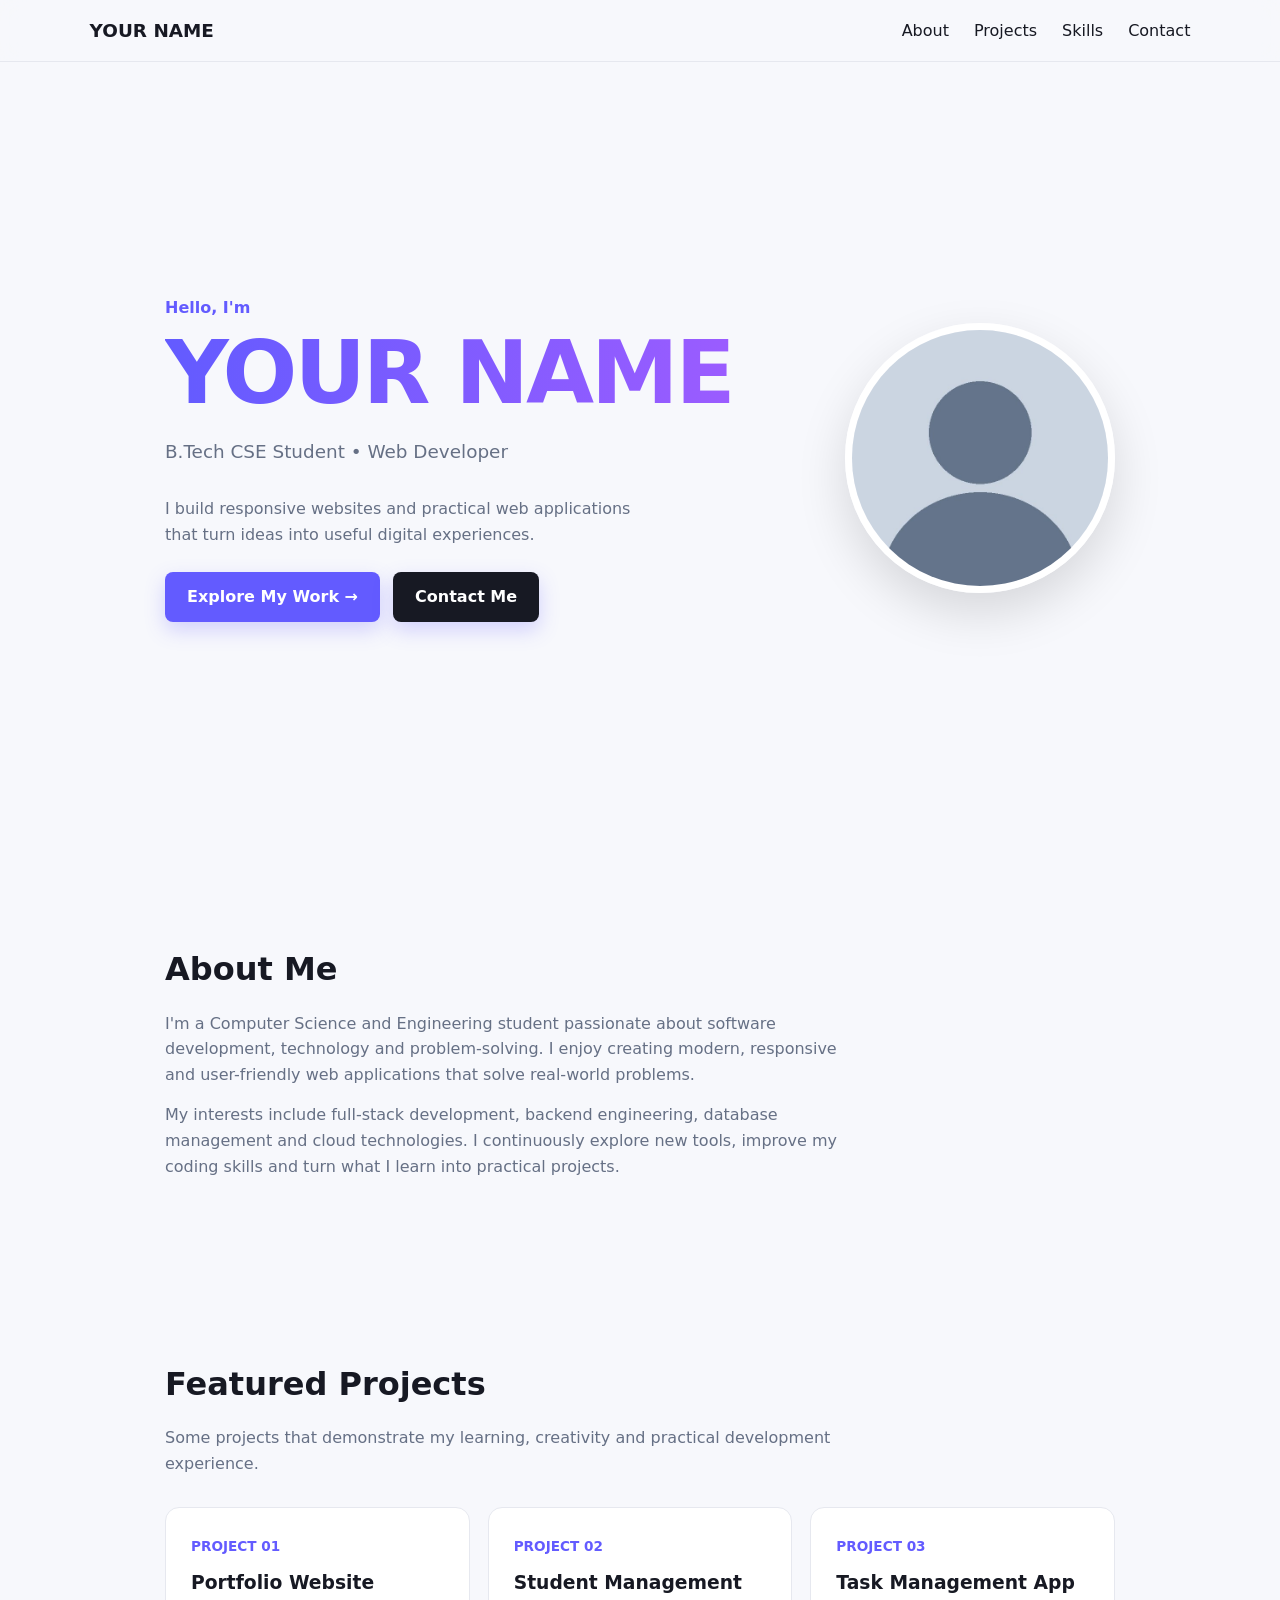
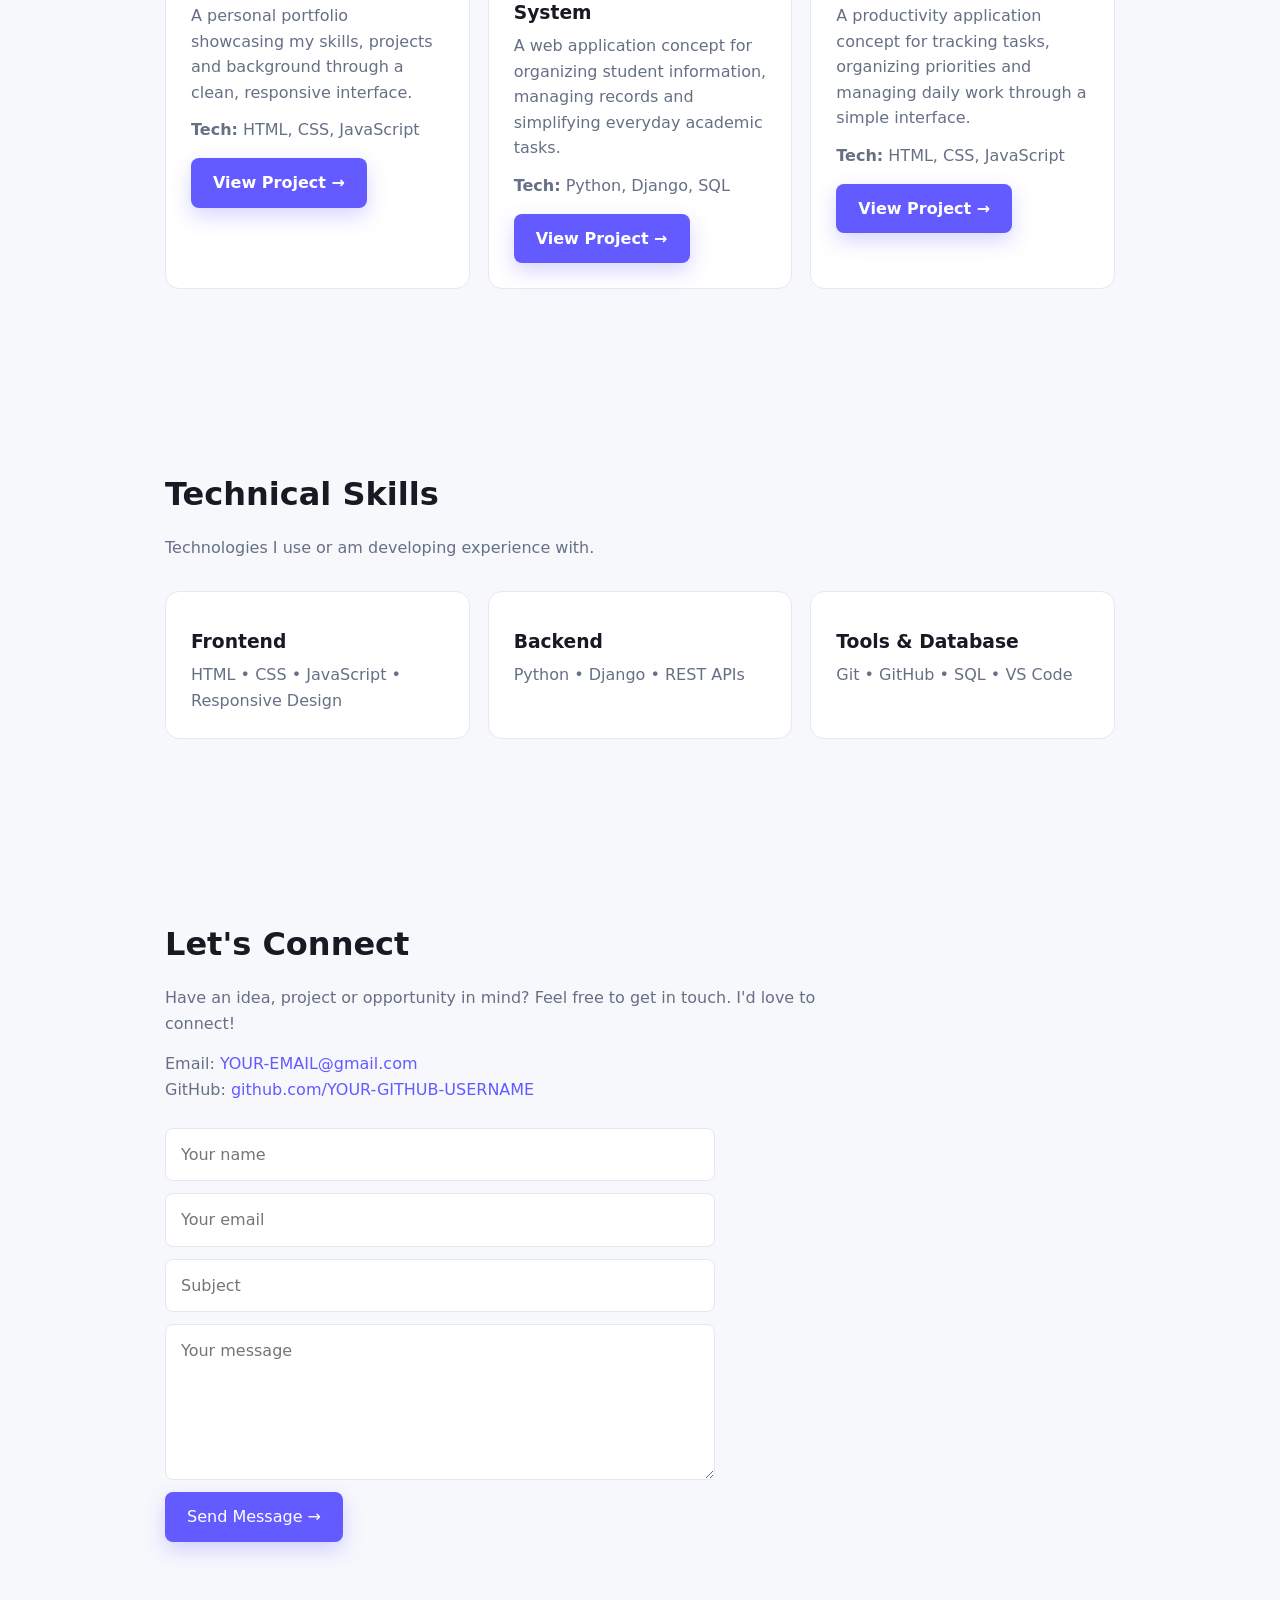
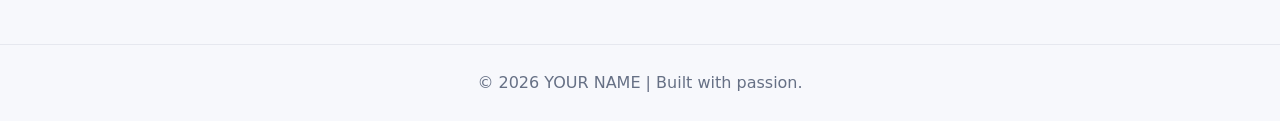
<file: portfolio-template/index.html>
<!DOCTYPE html>
<html lang="en">
<head>
  <meta charset="UTF-8">
  <meta name="viewport" content="width=device-width, initial-scale=1.0">
  <title>YOUR NAME | Portfolio</title>
  <link rel="stylesheet" href="style.css">
</head>
<body>

  <nav>
    <a href="#home" class="logo">YOUR NAME</a>
    <ul class="menu-links">
      <li><a href="#about">About</a></li>
      <li><a href="#projects">Projects</a></li>
      <li><a href="#skills">Skills</a></li>
      <li><a href="#contact">Contact</a></li>
    </ul>
  </nav>

  <!-- HOME -->
  <section id="home" class="hero">
    <div>
      <p class="hello">Hello, I'm</p>
      <h1>YOUR NAME</h1>
      <p class="subtitle">B.Tech CSE Student • Web Developer</p>
      <p style="color:#667085;max-width:480px;margin-bottom:25px">
        I build responsive websites and practical web applications
        that turn ideas into useful digital experiences.
      </p>
      <a href="#projects" class="btn">Explore My Work →</a>
      <a href="#contact" class="btn"
         style="margin-left:8px;background:#171923">Contact Me</a>
    </div>
    <img src="photo.jpg" alt="YOUR NAME" class="avatar">
  </section>

  <!-- ABOUT -->
  <section id="about">
    <h2>About Me</h2>
    <p>
      I'm a Computer Science and Engineering student passionate
      about software development, technology and problem-solving.
      I enjoy creating modern, responsive and user-friendly web
      applications that solve real-world problems.
    </p>
    <p style="margin-top:15px">
      My interests include full-stack development, backend
      engineering, database management and cloud technologies.
      I continuously explore new tools, improve my coding skills
      and turn what I learn into practical projects.
    </p>
  </section>

  <!-- PROJECTS -->
  <section id="projects">
    <h2>Featured Projects</h2>
    <p>Some projects that demonstrate my learning, creativity
    and practical development experience.</p>

    <div class="cards">
      <div class="card">
        <span>PROJECT 01</span>
        <h3>Portfolio Website</h3>
        <p>
          A personal portfolio showcasing my skills, projects
          and background through a clean, responsive interface.
        </p>
        <p style="margin-top:12px">
          <strong>Tech:</strong> HTML, CSS, JavaScript
        </p>
        <a href="#" class="btn" style="margin-top:15px">View Project →</a>
      </div>

      <div class="card">
        <span>PROJECT 02</span>
        <h3>Student Management System</h3>
        <p>
          A web application concept for organizing student
          information, managing records and simplifying
          everyday academic tasks.
        </p>
        <p style="margin-top:12px">
          <strong>Tech:</strong> Python, Django, SQL
        </p>
        <a href="#" class="btn" style="margin-top:15px">View Project →</a>
      </div>

      <div class="card">
        <span>PROJECT 03</span>
        <h3>Task Management App</h3>
        <p>
          A productivity application concept for tracking
          tasks, organizing priorities and managing daily work
          through a simple interface.
        </p>
        <p style="margin-top:12px">
          <strong>Tech:</strong> HTML, CSS, JavaScript
        </p>
        <a href="#" class="btn" style="margin-top:15px">View Project →</a>
      </div>
    </div>
  </section>

  <!-- SKILLS -->
  <section id="skills">
    <h2>Technical Skills</h2>
    <p>Technologies I use or am developing experience with.</p>

    <div class="cards">
      <div class="card">
        <h3>Frontend</h3>
        <p>HTML • CSS • JavaScript • Responsive Design</p>
      </div>
      <div class="card">
        <h3>Backend</h3>
        <p>Python • Django • REST APIs</p>
      </div>
      <div class="card">
        <h3>Tools & Database</h3>
        <p>Git • GitHub • SQL • VS Code</p>
      </div>
    </div>
  </section>

  <!-- CONTACT -->
  <section id="contact">
    <h2>Let's Connect</h2>
    <p>
      Have an idea, project or opportunity in mind?
      Feel free to get in touch. I'd love to connect!
    </p>

    <p style="margin-top:15px">
      Email:
      <a href="mailto:YOUR-EMAIL@gmail.com">YOUR-EMAIL@gmail.com</a>
    </p>
    <p>
      GitHub:
      <a href="https://github.com/YOUR-GITHUB-USERNAME">
        github.com/YOUR-GITHUB-USERNAME
      </a>
    </p>

    <form id="contact-form">
      <input type="text" name="name" placeholder="Your name" required>
      <input type="email" name="email" placeholder="Your email" required>
      <input type="text" name="subject" placeholder="Subject" required>
      <textarea name="message" rows="5"
        placeholder="Your message" required></textarea>
      <button type="submit" class="btn">Send Message →</button>
      <p id="form-status"></p>
    </form>
  </section>

  <footer>
    <p>© 2026 YOUR NAME | Built with passion.</p>
  </footer>

  <script src="script.js"></script>
</body>
</html>
</file>
<file: portfolio-template/style.css>
:root{
  --bg:#f7f8fc;
  --text:#171923;
  --muted:#667085;
  --accent:#635bff;
  --border:#e6e8ef;
  --white:#fff;
}

*{
  box-sizing:border-box;
  margin:0;
  padding:0;
}

html{
  scroll-behavior:smooth;
}

body{
  font-family:system-ui,sans-serif;
  background:var(--bg);
  color:var(--text);
  line-height:1.6;
}

a{
  color:var(--accent);
  text-decoration:none;
}

nav{
  position:sticky;
  top:0;
  z-index:10;
  display:flex;
  justify-content:space-between;
  align-items:center;
  padding:16px 7%;
  background:#f7f8fccc;
  backdrop-filter:blur(12px);
  border-bottom:1px solid var(--border);
}

.logo{
  color:var(--text);
  font-size:1.15rem;
  font-weight:800;
}

.menu-links{
  display:flex;
  gap:25px;
  list-style:none;
}

.menu-links a{
  color:var(--text);
  font-weight:500;
  transition:.2s;
}

.menu-links a:hover{
  color:var(--accent);
}

section{
  max-width:1000px;
  margin:auto;
  padding:90px 25px;
  scroll-margin-top:60px;
}

.hero{
  min-height:88vh;
  display:flex;
  align-items:center;
  justify-content:space-between;
  gap:50px;
}

.hello{
  color:var(--accent);
  font-weight:700;
  margin-bottom:8px;
}

.hero h1{
  font-size:clamp(2.8rem,7vw,5.5rem);
  line-height:1;
  letter-spacing:-3px;
  background:linear-gradient(90deg,#635bff,#9b5cff);
  -webkit-background-clip:text;
  color:transparent;
}

.subtitle{
  margin:20px 0 30px;
  color:var(--muted);
  font-size:1.15rem;
}

.avatar{
  width:270px;
  height:270px;
  object-fit:cover;
  border-radius:50%;
  border:7px solid white;
  box-shadow:0 20px 50px #0002;
}

.btn{
  display:inline-block;
  padding:12px 22px;
  border-radius:8px;
  background:var(--accent);
  color:white;
  font-weight:600;
  box-shadow:0 8px 20px #635bff40;
  transition:.25s;
}

.btn:hover{
  transform:translateY(-3px);
  box-shadow:0 12px 25px #635bff55;
}

h2{
  font-size:2rem;
  margin-bottom:15px;
}

section > p{
  max-width:700px;
  color:var(--muted);
}

.cards{
  display:grid;
  grid-template-columns:repeat(3,1fr);
  gap:18px;
  margin-top:30px;
}

.card{
  padding:25px;
  background:var(--white);
  border:1px solid var(--border);
  border-radius:14px;
  transition:.25s;
}

.card:hover{
  transform:translateY(-6px);
  border-color:#635bff66;
  box-shadow:0 15px 35px #0000000d;
}

.card span{
  color:var(--accent);
  font-size:.85rem;
  font-weight:700;
}

.card h3{
  margin:10px 0 5px;
}

.card p{
  color:var(--muted);
}

form{
  display:grid;
  gap:12px;
  max-width:550px;
  margin-top:25px;
}

input,textarea{
  width:100%;
  padding:13px 15px;
  border:1px solid var(--border);
  border-radius:8px;
  background:white;
  font:inherit;
  outline:none;
}

input:focus,textarea:focus{
  border-color:var(--accent);
  box-shadow:0 0 0 3px #635bff15;
}

button.btn{
  border:0;
  cursor:pointer;
  font:inherit;
  justify-self:start;
}

#form-status{
  color:var(--muted);
}

footer{
  padding:25px;
  text-align:center;
  color:var(--muted);
  border-top:1px solid var(--border);
}

@media(max-width:700px){
  nav{
    padding:14px 20px;
  }

  .menu-links{
    gap:15px;
    font-size:.9rem;
  }

  .hero{
    min-height:auto;
    flex-direction:column-reverse;
    text-align:center;
    padding-top:70px;
  }

  .avatar{
    width:190px;
    height:190px;
  }

  .hero h1{
    letter-spacing:-2px;
  }

  .cards{
    grid-template-columns:1fr;
  }

  section{
    padding:65px 20px;
  }
}
</file>
